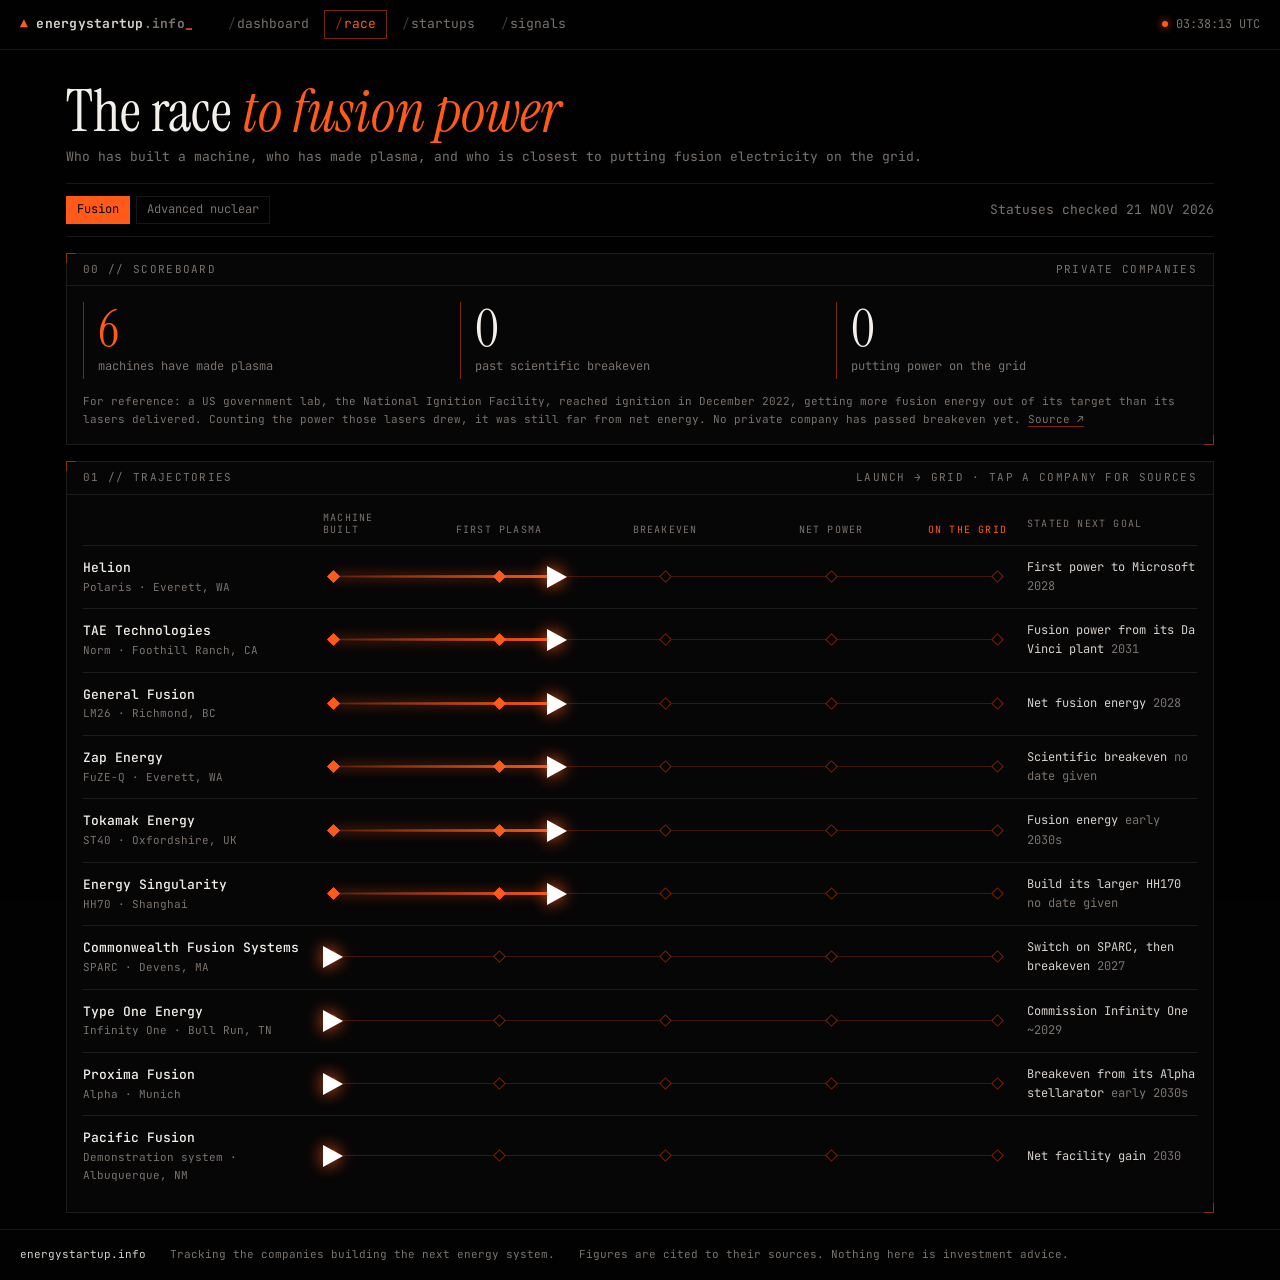
<file: race.html>
<!doctype html>
<html lang="en">
<head>
  <meta charset="utf-8">
  <meta name="viewport" content="width=device-width, initial-scale=1">
  <title>The race · energystartup.info</title>
  <meta name="description" content="Which fusion and advanced nuclear companies are closest to putting power on the grid, stage by stage, with every milestone linked to its source.">
  <meta property="og:type" content="website">
  <meta property="og:site_name" content="energystartup.info">
  <meta property="og:url" content="https://energystartup.info/race.html">
  <meta property="og:title" content="The race to fusion and next-generation nuclear power">
  <meta property="og:description" content="Who has built a machine, who has made plasma or gone critical, and who is closest to the grid. Every milestone sourced.">
  <meta property="og:image" content="https://energystartup.info/og.png">
  <meta property="og:image:width" content="1200">
  <meta property="og:image:height" content="630">
  <meta name="twitter:card" content="summary_large_image">
  <meta name="theme-color" content="#020202">
  <link rel="icon" href="data:image/svg+xml,%3Csvg xmlns='http://www.w3.org/2000/svg' viewBox='0 0 32 32'%3E%3Crect width='32' height='32' fill='%23020202'/%3E%3Cpath d='M16 7 27 25H5z' fill='%23ff5a1a'/%3E%3C/svg%3E">
  <link rel="preconnect" href="https://fonts.googleapis.com">
  <link rel="preconnect" href="https://fonts.gstatic.com" crossorigin>
  <link href="https://fonts.googleapis.com/css2?family=Instrument+Serif:ital@0;1&family=JetBrains+Mono:wght@300;400;500;700&display=swap" rel="stylesheet">
  <link rel="stylesheet" href="styles.css">
</head>
<body data-page="race">
  <canvas id="rain" aria-hidden="true"></canvas>
  <main class="narrow">
    <div class="page-head">
      <h1 id="race-head">The race</h1>
      <p class="dim" id="race-intro"></p>
    </div>
    <div class="filters">
      <div class="chips" id="tracks"></div>
      <span class="dim" id="asof"></span>
    </div>

    <section class="panel">
      <div class="panel-head"><span>00 // Scoreboard</span><span class="dim">private companies</span></div>
      <div class="tally" id="tally"></div>
      <p class="note" id="race-note"></p>
    </section>

    <section class="panel">
      <div class="panel-head"><span>01 // Trajectories</span><span class="dim">launch → grid · tap a company for sources</span></div>
      <div class="lanes" id="lanes"></div>
    </section>
  </main>
  <script src="js/common.js"></script>
  <script src="js/race.js"></script>
</body>
</html>
</file>
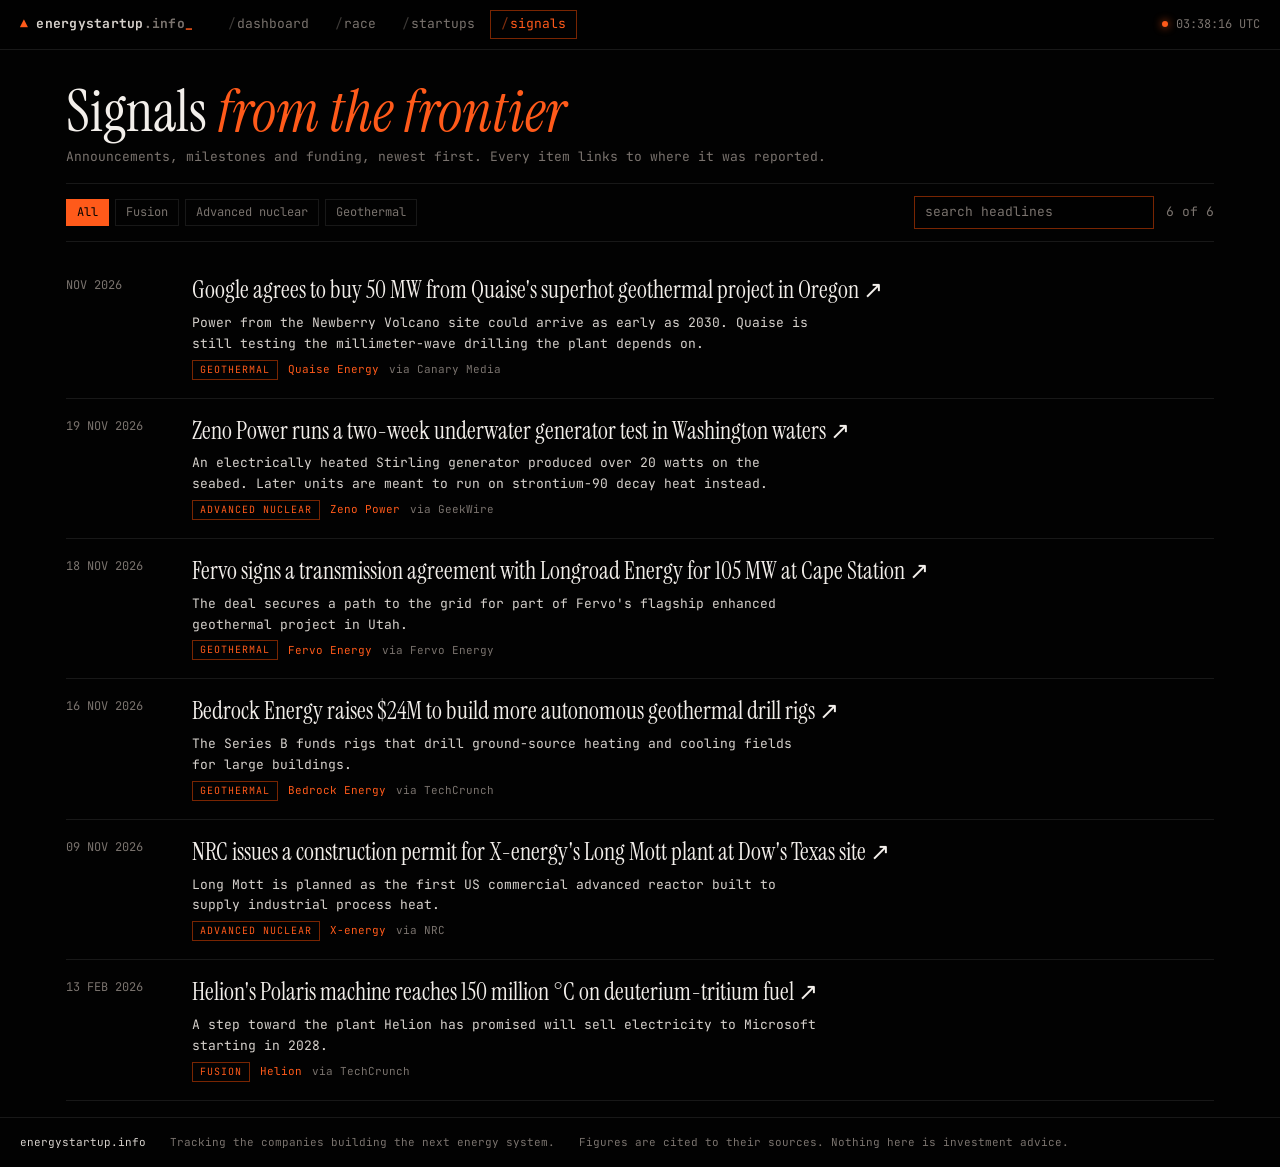
<file: signals.html>
<!doctype html>
<html lang="en">
<head>
  <meta charset="utf-8">
  <meta name="viewport" content="width=device-width, initial-scale=1">
  <title>Signals · energystartup.info</title>
  <meta name="description" content="Announcements, milestones and funding news from the energy startups we track, each linked to its source.">
  <meta property="og:type" content="website">
  <meta property="og:site_name" content="energystartup.info">
  <meta property="og:url" content="https://energystartup.info/signals.html">
  <meta property="og:title" content="Signals from the energy frontier">
  <meta property="og:description" content="Announcements, milestones and funding from the startups building the next energy system, each linked to its source.">
  <meta property="og:image" content="https://energystartup.info/og.png">
  <meta property="og:image:width" content="1200">
  <meta property="og:image:height" content="630">
  <meta name="twitter:card" content="summary_large_image">
  <meta name="theme-color" content="#020202">
  <link rel="icon" href="data:image/svg+xml,%3Csvg xmlns='http://www.w3.org/2000/svg' viewBox='0 0 32 32'%3E%3Crect width='32' height='32' fill='%23020202'/%3E%3Cpath d='M16 7 27 25H5z' fill='%23ff5a1a'/%3E%3C/svg%3E">
  <link rel="preconnect" href="https://fonts.googleapis.com">
  <link rel="preconnect" href="https://fonts.gstatic.com" crossorigin>
  <link href="https://fonts.googleapis.com/css2?family=Instrument+Serif:ital@0;1&family=JetBrains+Mono:wght@300;400;500;700&display=swap" rel="stylesheet">
  <link rel="stylesheet" href="styles.css">
</head>
<body data-page="signals">
  <canvas id="rain" aria-hidden="true"></canvas>
  <main class="narrow">
    <div class="page-head">
      <h1>Signals <em>from the frontier</em></h1>
      <p class="dim">Announcements, milestones and funding, newest first. Every item links to where it was reported.</p>
    </div>
    <div class="filters">
      <div class="chips" id="chips"></div>
      <input id="search" type="search" placeholder="search headlines" aria-label="Search signals">
      <span id="count" class="dim"></span>
    </div>
    <div class="signals" id="list"></div>
  </main>
  <script src="js/common.js"></script>
  <script src="js/lists.js"></script>
</body>
</html>
</file>
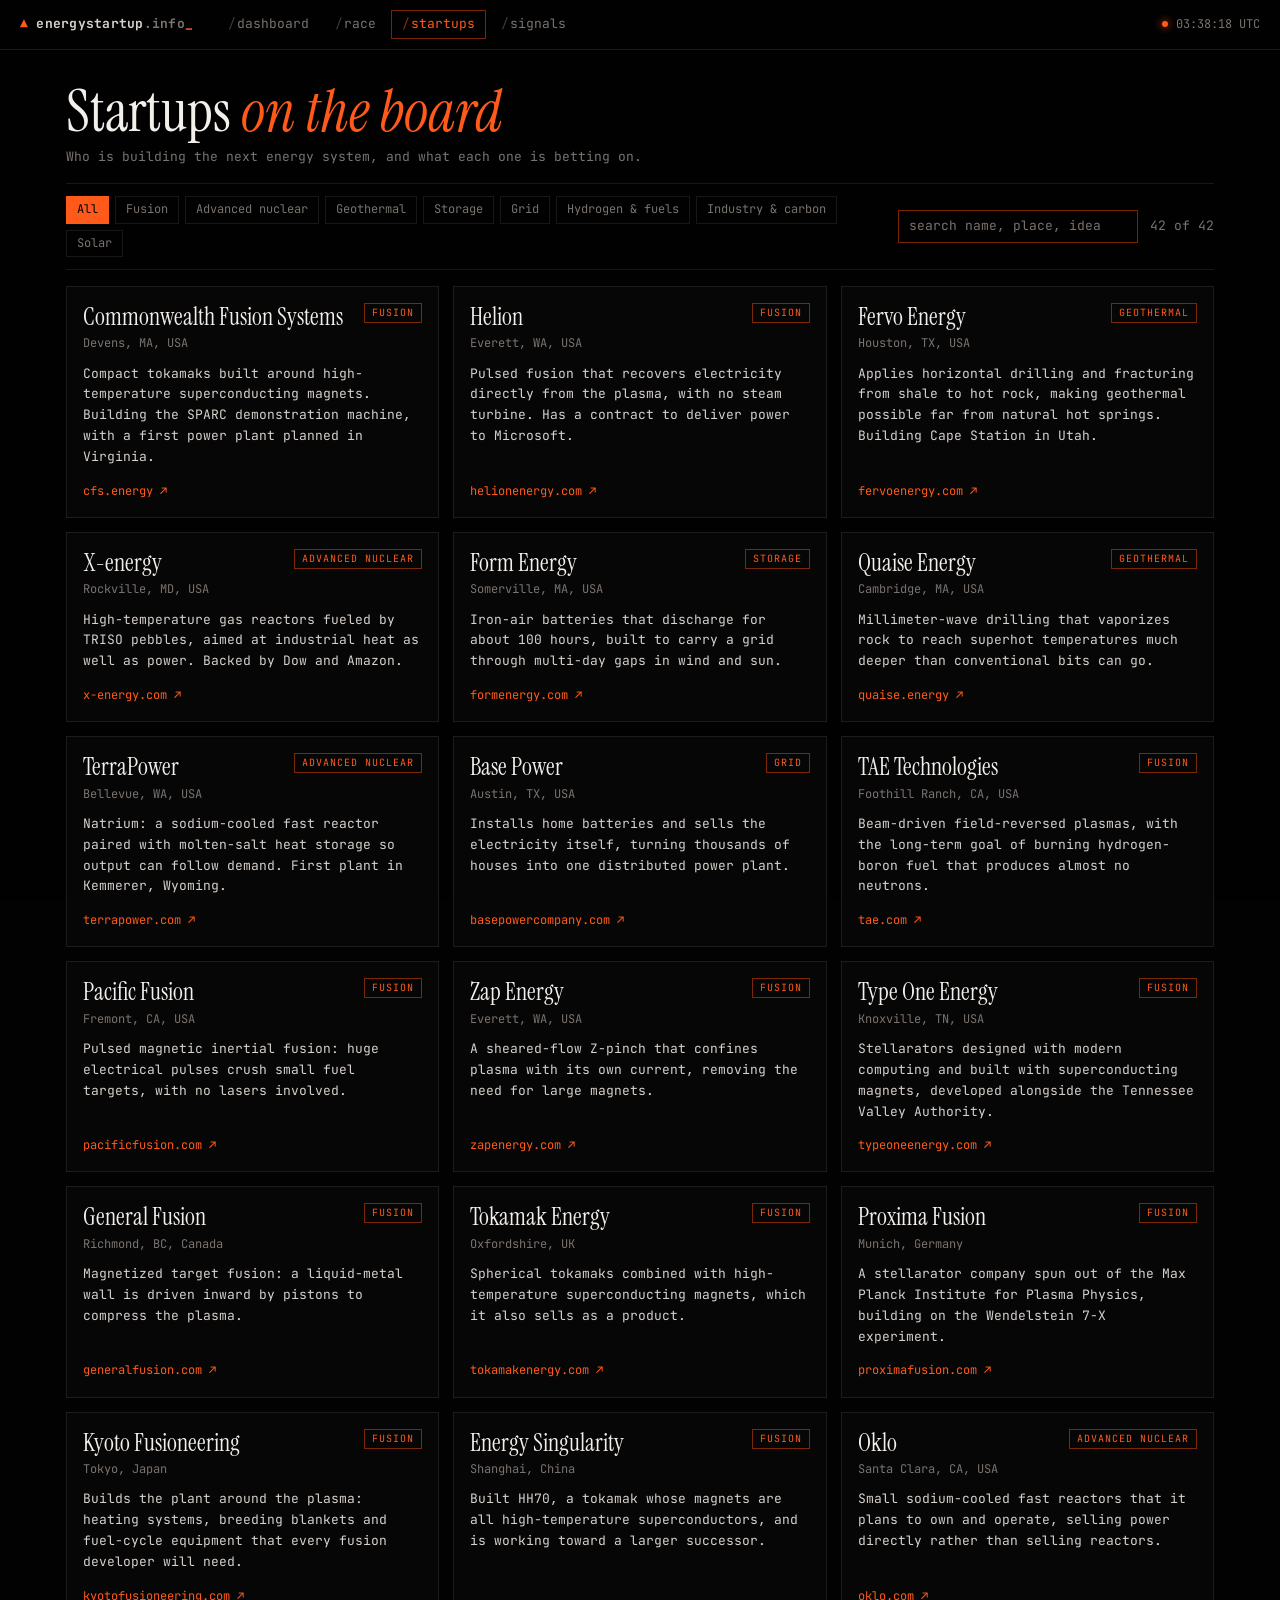
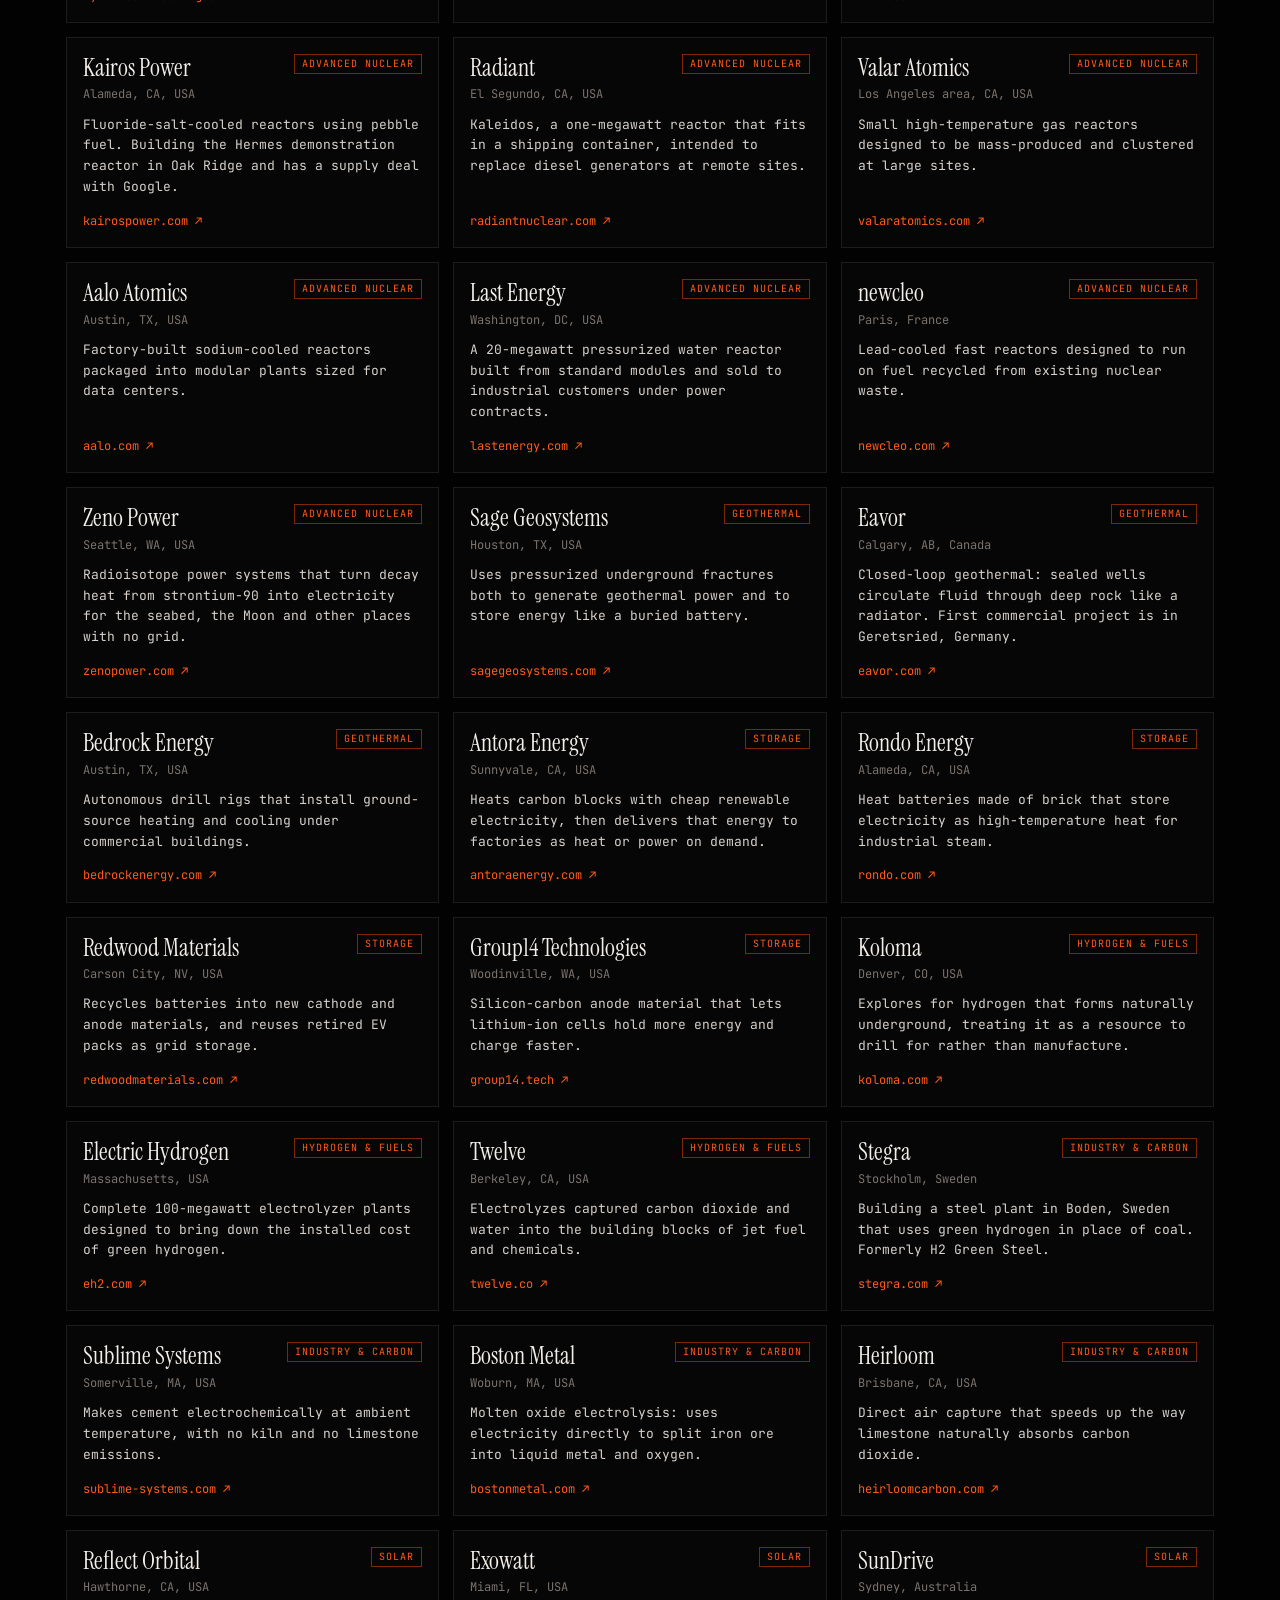
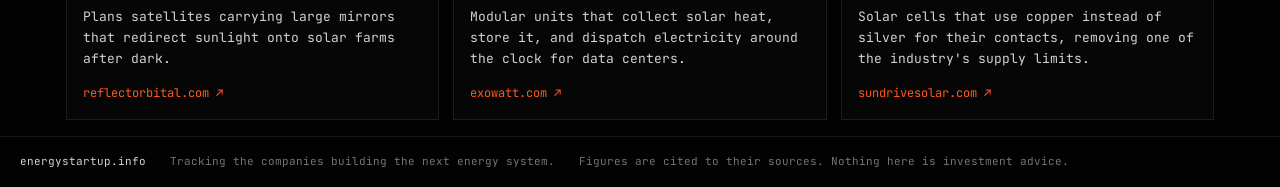
<file: startups.html>
<!doctype html>
<html lang="en">
<head>
  <meta charset="utf-8">
  <meta name="viewport" content="width=device-width, initial-scale=1">
  <title>Startups · energystartup.info</title>
  <meta name="description" content="The energy startups we track, by sector: what each one is building and where.">
  <meta property="og:type" content="website">
  <meta property="og:site_name" content="energystartup.info">
  <meta property="og:url" content="https://energystartup.info/startups.html">
  <meta property="og:title" content="The startups building the next energy system">
  <meta property="og:description" content="Who is building it, where, and what each one is betting on. Fusion, advanced nuclear, geothermal, storage and more.">
  <meta property="og:image" content="https://energystartup.info/og.png">
  <meta property="og:image:width" content="1200">
  <meta property="og:image:height" content="630">
  <meta name="twitter:card" content="summary_large_image">
  <meta name="theme-color" content="#020202">
  <link rel="icon" href="data:image/svg+xml,%3Csvg xmlns='http://www.w3.org/2000/svg' viewBox='0 0 32 32'%3E%3Crect width='32' height='32' fill='%23020202'/%3E%3Cpath d='M16 7 27 25H5z' fill='%23ff5a1a'/%3E%3C/svg%3E">
  <link rel="preconnect" href="https://fonts.googleapis.com">
  <link rel="preconnect" href="https://fonts.gstatic.com" crossorigin>
  <link href="https://fonts.googleapis.com/css2?family=Instrument+Serif:ital@0;1&family=JetBrains+Mono:wght@300;400;500;700&display=swap" rel="stylesheet">
  <link rel="stylesheet" href="styles.css">
</head>
<body data-page="startups">
  <canvas id="rain" aria-hidden="true"></canvas>
  <main class="narrow">
    <div class="page-head">
      <h1>Startups <em>on the board</em></h1>
      <p class="dim">Who is building the next energy system, and what each one is betting on.</p>
    </div>
    <div class="filters">
      <div class="chips" id="chips"></div>
      <input id="search" type="search" placeholder="search name, place, idea" aria-label="Search startups">
      <span id="count" class="dim"></span>
    </div>
    <div class="cards" id="list"></div>
  </main>
  <script src="js/common.js"></script>
  <script src="js/lists.js"></script>
</body>
</html>
</file>
<file: styles.css>
:root {
  /* Blackout: near-black with Oregon State Beaver orange (#dc4405). */
  --bg: #020202;
  --panel: rgba(9, 8, 8, 0.82);
  --line: rgba(255, 255, 255, 0.09);
  --line-strong: rgba(220, 68, 5, 0.55);
  --text: #d6d1cc;
  --dim: #7a736e;
  --mint: #ff5a1a;   /* brand and interface accent */
  --next: #ff5a1a;   /* the new energy system */
  --amber: #9a948f;  /* the legacy system */
  --ember: #5e5955;
  --cyan: #dc4405;
  --lng: #c9c3bd;
  --seg-ink: #fff;
  --l1: #3d3a37; --l2: #6a655f;
  --n1: #6e2403; --n2: #983004; --n3: #c23c05; --n4: #dc4405;
  /* r,g,b triples, read by the globe and the rain as well as the CSS. */
  --g-bg: 2, 2, 2;
  --g-oil: 170, 163, 157; --g-coal: 110, 105, 100; --g-lng: 215, 208, 200;
  --g-node: 255, 90, 26; --g-old: 140, 134, 128; --g-new: 232, 96, 40;
  --g-rain: 220, 68, 5;
  --mono: "JetBrains Mono", ui-monospace, "Cascadia Mono", Consolas, monospace;
  --serif: "Instrument Serif", Georgia, serif;
  --era: 0.5;
}

* { box-sizing: border-box; }
html { background: var(--bg); }
body {
  margin: 0; min-height: 100vh; display: flex; flex-direction: column;
  color: var(--text); font: 400 13px/1.6 var(--mono);
  -webkit-font-smoothing: antialiased;
}
a { color: inherit; text-decoration: none; }
a:hover { color: var(--mint); }
:focus-visible { outline: 1px solid var(--mint); outline-offset: 2px; }
.dim { color: var(--dim); }
.mint { color: var(--next); }
.amber { color: var(--amber); }
em { font-style: italic; }

#rain { position: fixed; inset: 0; z-index: -1; opacity: 0.09; pointer-events: none; }

/* Top bar */
.top {
  position: sticky; top: 0; z-index: 10; display: flex; align-items: center; gap: 24px;
  padding: 10px 20px; border-bottom: 1px solid var(--line);
  background: rgba(var(--g-bg), 0.86); backdrop-filter: blur(8px);
}
.brand { font-weight: 700; letter-spacing: 0.02em; white-space: nowrap; }
.brand-mark { color: var(--mint); margin-right: 8px; }
.cursor { color: var(--mint); animation: blink 1.1s steps(1) infinite; }
@keyframes blink { 50% { opacity: 0; } }
.top nav { display: flex; gap: 4px; flex: 1; }
.top nav a { padding: 3px 10px; color: var(--dim); border: 1px solid transparent; }
.top nav a::before { content: "/"; margin-right: 1px; opacity: 0.5; }
.top nav a:hover { color: var(--text); }
.top nav a.on { color: var(--mint); border-color: var(--line-strong); }
.status { display: flex; align-items: center; gap: 8px; color: var(--dim); font-size: 12px; white-space: nowrap; }
.led { width: 6px; height: 6px; border-radius: 50%; background: var(--mint); box-shadow: 0 0 8px var(--mint); }

/* Ticker */
.ticker { overflow: hidden; border-bottom: 1px solid var(--line); background: rgba(var(--g-bg), 0.6); font-size: 12px; }
.ticker-track { display: flex; width: max-content; animation: slide 80s linear infinite; }
.ticker:hover .ticker-track { animation-play-state: paused; }
.ticker-item { padding: 7px 28px; white-space: nowrap; border-right: 1px solid var(--line); }
.ticker-item b { color: var(--mint); font-weight: 500; }
@keyframes slide { to { transform: translateX(-50%); } }

/* Layout */
main { flex: 1; width: 100%; max-width: 1560px; margin: 0 auto; padding: 16px; display: grid; gap: 16px; align-content: start; }
main.narrow { max-width: 1180px; }
.deck { display: grid; grid-template-columns: minmax(230px, 300px) minmax(0, 1fr) minmax(230px, 300px); gap: 16px; }
.pair { display: grid; grid-template-columns: 1.25fr 1fr; gap: 16px; }

/* Panels: tiled windows with HUD corner ticks */
.panel { position: relative; padding: 16px; border: 1px solid var(--line); background: var(--panel); backdrop-filter: blur(3px); min-width: 0; }
.panel::before, .panel::after { content: ""; position: absolute; width: 9px; height: 9px; border: 1px solid var(--line-strong); pointer-events: none; }
.panel::before { top: -1px; left: -1px; border-right: 0; border-bottom: 0; }
.panel::after { bottom: -1px; right: -1px; border-left: 0; border-top: 0; }
.panel-head {
  display: flex; justify-content: space-between; gap: 12px; margin: -16px -16px 16px; padding: 7px 16px;
  border-bottom: 1px solid var(--line); font-size: 11px; letter-spacing: 0.12em; text-transform: uppercase; color: var(--dim);
}
.panel-head a { color: var(--mint); }
.panel-lede { margin: 0 0 6px; color: var(--dim); }

.legacy { opacity: calc(1 - var(--era) * 0.45); transition: opacity 0.3s; }
.next { opacity: calc(0.55 + var(--era) * 0.45); transition: opacity 0.3s; }
.legacy:hover, .next:hover { opacity: 1; }
.stat { padding: 18px 0; border-top: 1px solid var(--line); }
.stat:first-child { border-top: 0; }
.stat-value { font: 400 60px/1 var(--serif); letter-spacing: -0.01em; }
.legacy .stat-value { color: var(--amber); text-shadow: 0 0 28px rgba(var(--g-oil), 0.3); }
.next .stat-value { color: var(--next); text-shadow: 0 0 28px rgba(var(--g-node), 0.3); }
.stat-label { margin: 8px 0 6px; }
.stat-src, .src { font-size: 11px; color: var(--dim); }
.src a, .stat-src { text-decoration: underline; text-decoration-color: var(--line-strong); text-underline-offset: 3px; }

/* Globe */
.globe-panel { display: flex; flex-direction: column; }
.globe-panel h1 { margin: 0; font: 400 clamp(26px, 2.9vw, 44px)/1.08 var(--serif); letter-spacing: -0.01em; color: #f3efeb; }
.globe-panel h1 em { color: var(--next); }
.globe-wrap { position: relative; flex: 1; min-height: 420px; margin: 4px 0; }
#globe { position: absolute; inset: 0; width: 100%; height: 100%; cursor: grab; touch-action: pan-y; }
#globe:active { cursor: grabbing; }
.tip {
  position: absolute; transform: translate(14px, -50%); padding: 6px 10px; pointer-events: none; white-space: nowrap;
  border: 1px solid var(--line-strong); background: rgba(var(--g-bg), 0.94); font-size: 12px;
}
.tip b { display: block; color: var(--mint); font-weight: 500; }
.tip span { color: var(--dim); }

.era-row { display: flex; align-items: center; gap: 14px; }
.era button {
  padding: 4px 12px; border: 1px solid currentColor; background: none; color: inherit; cursor: pointer;
  font: inherit; font-size: 11px; letter-spacing: 0.14em; text-transform: uppercase;
}
.era button.amber { color: var(--amber); }
.era button.mint { color: var(--next); }
.era button:hover { background: rgba(255, 255, 255, 0.06); }
input[type="range"] { flex: 1; height: 22px; margin: 0; background: none; appearance: none; -webkit-appearance: none; cursor: pointer; }
input[type="range"]::-webkit-slider-runnable-track { height: 2px; background: linear-gradient(90deg, var(--amber), var(--next)); }
input[type="range"]::-moz-range-track { height: 2px; background: linear-gradient(90deg, var(--amber), var(--next)); }
input[type="range"]::-webkit-slider-thumb { -webkit-appearance: none; width: 10px; height: 20px; margin-top: -9px; background: var(--bg); border: 1px solid #f3efeb; }
input[type="range"]::-moz-range-thumb { width: 10px; height: 20px; background: var(--bg); border: 1px solid #f3efeb; border-radius: 0; }
.era-readout { margin: 10px 0; min-height: 2.6em; }
.era-readout b { margin-right: 6px; font-weight: 500; letter-spacing: 0.14em; color: #f3efeb; }
.legend { display: flex; flex-wrap: wrap; gap: 4px 18px; margin: 0; padding: 0; list-style: none; font-size: 11px; }
.sw { display: inline-block; width: 8px; height: 8px; margin-right: 6px; }
.sw.oil { background: var(--amber); } .sw.coal { background: var(--ember); } .sw.lng { background: var(--lng); }
.sw.node { background: var(--next); border-radius: 50%; box-shadow: 0 0 6px var(--next); }

/* Electricity mix */
.mix-bar { display: flex; gap: 2px; height: 46px; }
.seg { display: flex; align-items: center; justify-content: center; min-width: 0; overflow: hidden; color: var(--seg-ink); font-size: 12px; font-weight: 500; }
.legacy-1 { background: var(--l1); } .legacy-2 { background: var(--l2); }
.next-1 { background: var(--n1); } .next-2 { background: var(--n2); } .next-3 { background: var(--n3); } .next-4 { background: var(--n4); }
.mix-legend { display: flex; flex-wrap: wrap; gap: 6px 22px; margin: 14px 0 8px; padding: 0; list-style: none; }
.mix-legend b { margin-left: 8px; font-weight: 500; color: #f3efeb; }
.src { margin: 0; }

/* Lists on the dashboard */
.latest { margin: 0; padding: 0; list-style: none; }
.latest li { display: grid; grid-template-columns: 96px 1fr; gap: 12px; padding: 11px 0; border-top: 1px solid var(--line); }
.latest li:first-child { border-top: 0; padding-top: 0; }
.when { color: var(--dim); font-size: 12px; white-space: nowrap; }
.headline { color: #f3efeb; }
.meta { display: flex; flex-wrap: wrap; align-items: center; gap: 10px; margin-top: 5px; font-size: 11px; }
.meta a { color: var(--mint); }
.tag { padding: 1px 7px; border: 1px solid var(--line-strong); color: var(--mint); font-size: 10px; letter-spacing: 0.1em; text-transform: uppercase; white-space: nowrap; }
.players { width: 100%; border-collapse: collapse; }
.players td { padding: 9px 8px 9px 0; border-top: 1px solid var(--line); vertical-align: middle; }
.players tr:first-child td { border-top: 0; padding-top: 0; }
.players td:first-child { color: #f3efeb; }

.tiles { display: grid; grid-template-columns: repeat(auto-fit, minmax(150px, 1fr)); gap: 10px; }
.tile { display: flex; flex-direction: column; gap: 2px; padding: 12px 14px; border: 1px solid var(--line); transition: border-color 0.15s, background 0.15s; }
.tile:hover { border-color: var(--mint); background: rgba(var(--g-rain), 0.07); }
.tile-n { font: 400 38px/1 var(--serif); color: #f3efeb; }
.tile-l { font-size: 11px; letter-spacing: 0.1em; text-transform: uppercase; color: var(--dim); }

/* Startups and signals pages */
.page-head h1 { margin: 16px 0 4px; font: 400 clamp(34px, 5vw, 58px)/1.05 var(--serif); color: #f3efeb; }
.page-head h1 em { color: var(--mint); }
.page-head p { margin: 0; }
.filters { display: flex; flex-wrap: wrap; align-items: center; gap: 12px; padding: 12px 0; border-top: 1px solid var(--line); border-bottom: 1px solid var(--line); }
.chips { display: flex; flex-wrap: wrap; gap: 6px; flex: 1; }
.chips button { padding: 3px 10px; border: 1px solid var(--line); background: none; color: var(--dim); font: inherit; font-size: 12px; cursor: pointer; }
.chips button:hover { color: var(--text); border-color: var(--line-strong); }
.chips button.on { color: var(--bg); background: var(--mint); border-color: var(--mint); }
input[type="search"] { width: 240px; max-width: 100%; padding: 5px 10px; border: 1px solid var(--line-strong); background: rgba(var(--g-bg), 0.7); color: var(--text); font: inherit; }
input[type="search"]::placeholder { color: var(--dim); }

.cards { display: grid; grid-template-columns: repeat(auto-fill, minmax(300px, 1fr)); gap: 14px; }
.card { display: flex; flex-direction: column; padding: 16px; border: 1px solid var(--line); background: var(--panel); scroll-margin-top: 90px; }
.card header { display: flex; justify-content: space-between; align-items: flex-start; gap: 10px; }
.card h2 { margin: 0; font: 400 24px/1.15 var(--serif); color: #f3efeb; }
.card p { margin: 10px 0 0; }
.card .hq { margin-top: 4px; color: var(--dim); font-size: 12px; }
.card .site { margin-top: auto; padding-top: 14px; color: var(--mint); font-size: 12px; overflow-wrap: anywhere; }
.card.flash { border-color: var(--mint); box-shadow: 0 0 0 1px var(--mint), 0 0 34px rgba(var(--g-rain), 0.22); }

.signal { display: grid; grid-template-columns: 110px 1fr; gap: 16px; padding: 18px 0; border-bottom: 1px solid var(--line); }
.signal h2 { margin: 0; font: 400 24px/1.2 var(--serif); color: #f3efeb; }
.signal p { margin: 8px 0 0; max-width: 78ch; }

.error { padding: 12px; border: 1px solid var(--ember); color: var(--ember); }
footer { display: flex; flex-wrap: wrap; align-items: center; gap: 6px 24px; padding: 16px 20px; border-top: 1px solid var(--line); font-size: 11px; }

@media (max-width: 1100px) {
  .deck { grid-template-columns: 1fr 1fr; }
  .globe-panel { grid-column: 1 / -1; order: -1; }
  .globe-wrap { min-height: 0; aspect-ratio: 1 / 0.85; }
}
@media (max-width: 720px) {
  .deck, .pair { grid-template-columns: 1fr; }
  .top { flex-wrap: wrap; gap: 6px 16px; padding: 10px 16px; }
  .status { display: none; }
  .top nav { flex-basis: 100%; margin-left: -10px; }
  .globe-wrap { aspect-ratio: 1; }
  .stat-value { font-size: 50px; }
  .latest li, .signal { grid-template-columns: 1fr; gap: 4px; }
  .legend .dim { flex-basis: 100%; }
}
@media (prefers-reduced-motion: reduce) {
  .ticker-track { animation: none; flex-wrap: wrap; width: auto; }
  .ticker-item[aria-hidden] { display: none; }
  .cursor { animation: none; }
}

/* Race page */
.tally { display: grid; grid-template-columns: repeat(3, 1fr); gap: 16px; }
.tally div { border-left: 1px solid var(--line-strong); padding: 2px 0 2px 14px; }
.tally b { display: block; font: 400 52px/1 var(--serif); color: #f3efeb; }
.tally b.hot { color: var(--mint); }
.tally span { color: var(--dim); font-size: 12px; }
.note { margin: 14px 0 0; font-size: 11px; color: var(--dim); }
.note a { text-decoration: underline; text-decoration-color: var(--line-strong); text-underline-offset: 3px; }
.lanes { display: grid; }
.stage-labels, .lane { display: grid; grid-template-columns: 220px 1fr 170px; gap: 20px; align-items: center; }
.stage-labels { padding-bottom: 8px; font-size: 10px; letter-spacing: 0.12em; text-transform: uppercase; color: var(--dim); }
.stage-labels .ticks { position: relative; height: 26px; margin: 0 10px; }
.stage-labels .ticks span { position: absolute; bottom: 0; width: 92px; transform: translateX(-50%); text-align: center; line-height: 1.25; }
.stage-labels .ticks span:first-child { transform: translateX(-10px); text-align: left; }
.stage-labels .ticks span:last-child { transform: translateX(calc(-100% + 10px)); text-align: right; color: var(--mint); }
.lane { padding: 12px 0; border-top: 1px solid var(--line); cursor: pointer; }
.lane:hover, .lane.open { background: rgba(var(--g-rain), 0.04); }
.lane .co b { display: block; color: #f3efeb; font-weight: 500; }
.lane .co span { display: block; color: var(--dim); font-size: 11px; }
.lane .co .now { display: none; color: var(--mint); }
.track { position: relative; height: 34px; margin: 0 10px; }
.track .rail { position: absolute; left: 0; right: 0; top: 16px; height: 1px; background: var(--line-strong); opacity: 0.5; }
.track .burn { position: absolute; left: 0; top: 15px; height: 3px; background: linear-gradient(90deg, rgba(var(--g-node), 0.15), var(--mint)); box-shadow: 0 0 12px rgba(var(--g-node), 0.6); }
.track .wp { position: absolute; top: 12px; width: 9px; height: 9px; margin-left: -4px; transform: rotate(45deg); border: 1px solid var(--line-strong); background: var(--bg); }
.track .wp.hit { background: var(--mint); border-color: var(--mint); }
.track .craft { position: absolute; top: 6px; margin-left: -10px; width: 0; height: 0; border-top: 11px solid transparent; border-bottom: 11px solid transparent; border-left: 20px solid #fff; filter: drop-shadow(0 0 8px var(--mint)); animation: nudge 2.4s ease-in-out infinite; }
@keyframes nudge { 50% { transform: translateX(6px); } }
.lane .target { font-size: 12px; color: var(--text); }
.lane .target i { font-style: normal; color: var(--dim); }
.lane-detail { padding: 4px 0 18px 240px; font-size: 12px; }
.lane-detail ul { margin: 0 0 10px; padding: 0; list-style: none; }
.lane-detail li { display: grid; grid-template-columns: 18px 130px 1fr; gap: 8px; padding: 5px 0; border-top: 1px dashed var(--line); }
.lane-detail li .mk { color: var(--line-strong); }
.lane-detail li.hit .mk, .lane-detail li.hit .st { color: var(--mint); }
.lane-detail .src { color: var(--mint); white-space: nowrap; }
.lane-detail p { margin: 6px 0 0; }
.lane-detail b { color: #f3efeb; font-weight: 500; }
@media (max-width: 760px) {
  .stage-labels { display: none; }
  .lane { grid-template-columns: 1fr; gap: 6px; }
  .lane .co .now { display: block; }
  .lane-detail { padding-left: 0; }
  .lane-detail li { grid-template-columns: 18px 1fr; }
  .lane-detail li > :last-child { grid-column: 2; }
  .tally b { font-size: 38px; }
}
@media (prefers-reduced-motion: reduce) { .track .craft { animation: none; } }
.race-mini { display: grid; gap: 2px; }
.race-row { display: grid; grid-template-columns: 170px repeat(3, 1fr); gap: 16px; align-items: baseline; padding: 10px 0; border-top: 1px solid var(--line); }
.race-row:first-child { border-top: 0; padding-top: 0; }
.race-row:hover .race-name { color: var(--mint); }
.race-name { color: #f3efeb; font: 400 24px/1 var(--serif); }
.race-stat { color: var(--dim); font-size: 12px; }
.race-stat b { margin-right: 8px; font: 400 30px/1 var(--serif); color: #f3efeb; }
.race-stat b.hot { color: var(--mint); }
@media (max-width: 760px) { .race-row { grid-template-columns: 1fr; gap: 4px; } }
.chips button { white-space: nowrap; }

/* Guided tour under the globe */
.era-readout { margin: 6px 0 12px; min-height: 4.2em; font-size: 14px; line-height: 1.5; }
.era-readout b { display: block; margin-bottom: 2px; font-size: 11px; letter-spacing: 0.16em; color: var(--mint); }
.era input[type="range"] { display: block; width: 100%; }
.era-stops { display: flex; justify-content: space-between; margin: 2px 0 10px; padding: 0 2px; }
.era-stops button { padding: 2px 0; border: 0; background: none; color: var(--dim); font: inherit; font-size: 10px; letter-spacing: 0.14em; text-transform: uppercase; cursor: pointer; }
.era-stops button:hover { color: var(--text); }
.story { padding: 2px 9px; border: 1px solid var(--line-strong); background: none; color: var(--mint); font: inherit; font-size: 11px; cursor: pointer; }
@media (max-width: 720px) { .era-readout { min-height: 6em; } }
</file>
